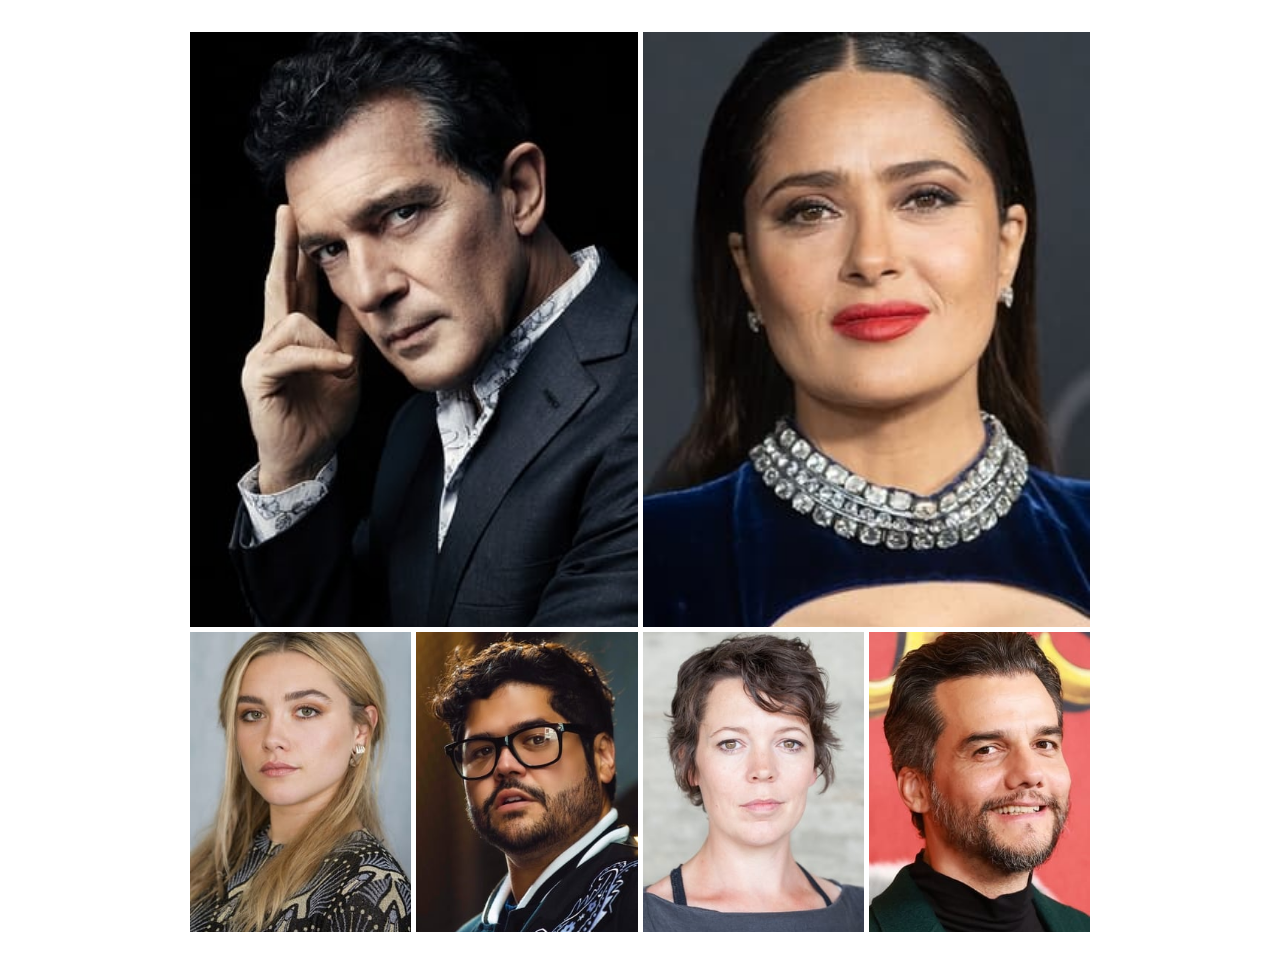
<file: actorsGallery.html>
<!DOCTYPE html>
<html lang="en">
<head>
    <meta charset="UTF-8">
    <meta http-equiv="X-UA-Compatible" content="IE=edge">
    <meta name="viewport" content="width=device-width, initial-scale=1.0">
    <link rel="stylesheet" href="css/gallery.css">
    <title>Puss In Boots Actors Gallery</title>
</head>
<body>

    <div class="container">

        <div class="antonio">
            <div class="img">
                <img src="images/antonio.jpg" alt="">
            </div>
        </div>

        <div class="salma">
            <div class="img">
                <img src="images/salma.jpg" alt="">
            </div>
        </div>

        <div class="florence">
            <div class="img">
                <img src="images/florence.jpg" alt="">
            </div>
        </div>

        <div class="harvey">
            <div class="img">
                <img src="images/harvey.jpg" alt="">
            </div>
        </div>

        <div class="olivia">
            <div class="img">
                <img src="images/olivia.jpg" alt="">
            </div>
        </div>

        <div class="wagner">
            <div class="img">
                <img src="images/wagner.jpg" alt="">
            </div>
        </div>

    </div>
    
</body>
</html>
</file>
<file: css/gallery.css>
* {
    margin: 0;
    padding: 0;
    box-sizing: border-box;
    /*border: 1px solid red;*/
}

.container {
    width: 900px;
    height: 900px;
    margin: 2rem auto;
    display: grid;
    grid-template-columns: repeat(4, 1fr);          /*1fr = 1osa*/
    grid-template-rows: 595px 300px;
    gap: 5px;
}

.container > div {
    width: 100%;
    height: 100%;
}

.img {
    width: 100%;
    height: 100%;
}

.img img {
    width: 100%;
    height: 100%;
    object-fit: cover;
}

.antonio {
    grid-column: 1/3;
    grid-row: 1/2;
}

.salma {
    grid-column: 3/5;
    grid-row: 1/2;
}

/*mobiili vaates kohandamine. Rakendub siis, kui ekraan on 568 või kitsam*/
@media (max-width: 568px) {
    body {
        background-color: #000;
    }

    .container {
        width: auto;
        grid-template-columns: repeat(1, auto);
        grid-template-rows: repeat(6, 1fr);
        grid-template-areas:
        "antonio"
        "salma"
        "florence"
        "harvey"
        "olivia"
        "wagner"
        ;
    }

    .antonio {
        grid-area: antonio;
    }

    .salma {
        grid-area: salma;
    }
     .florence {
        grid-area: florence;
     }

     .harvey {
        grid-area: harvey;
     }

     .olivia {
        grid-area: olivia;
     }

     .wagner {
        grid-area: wagner;
     }

}
</file>
